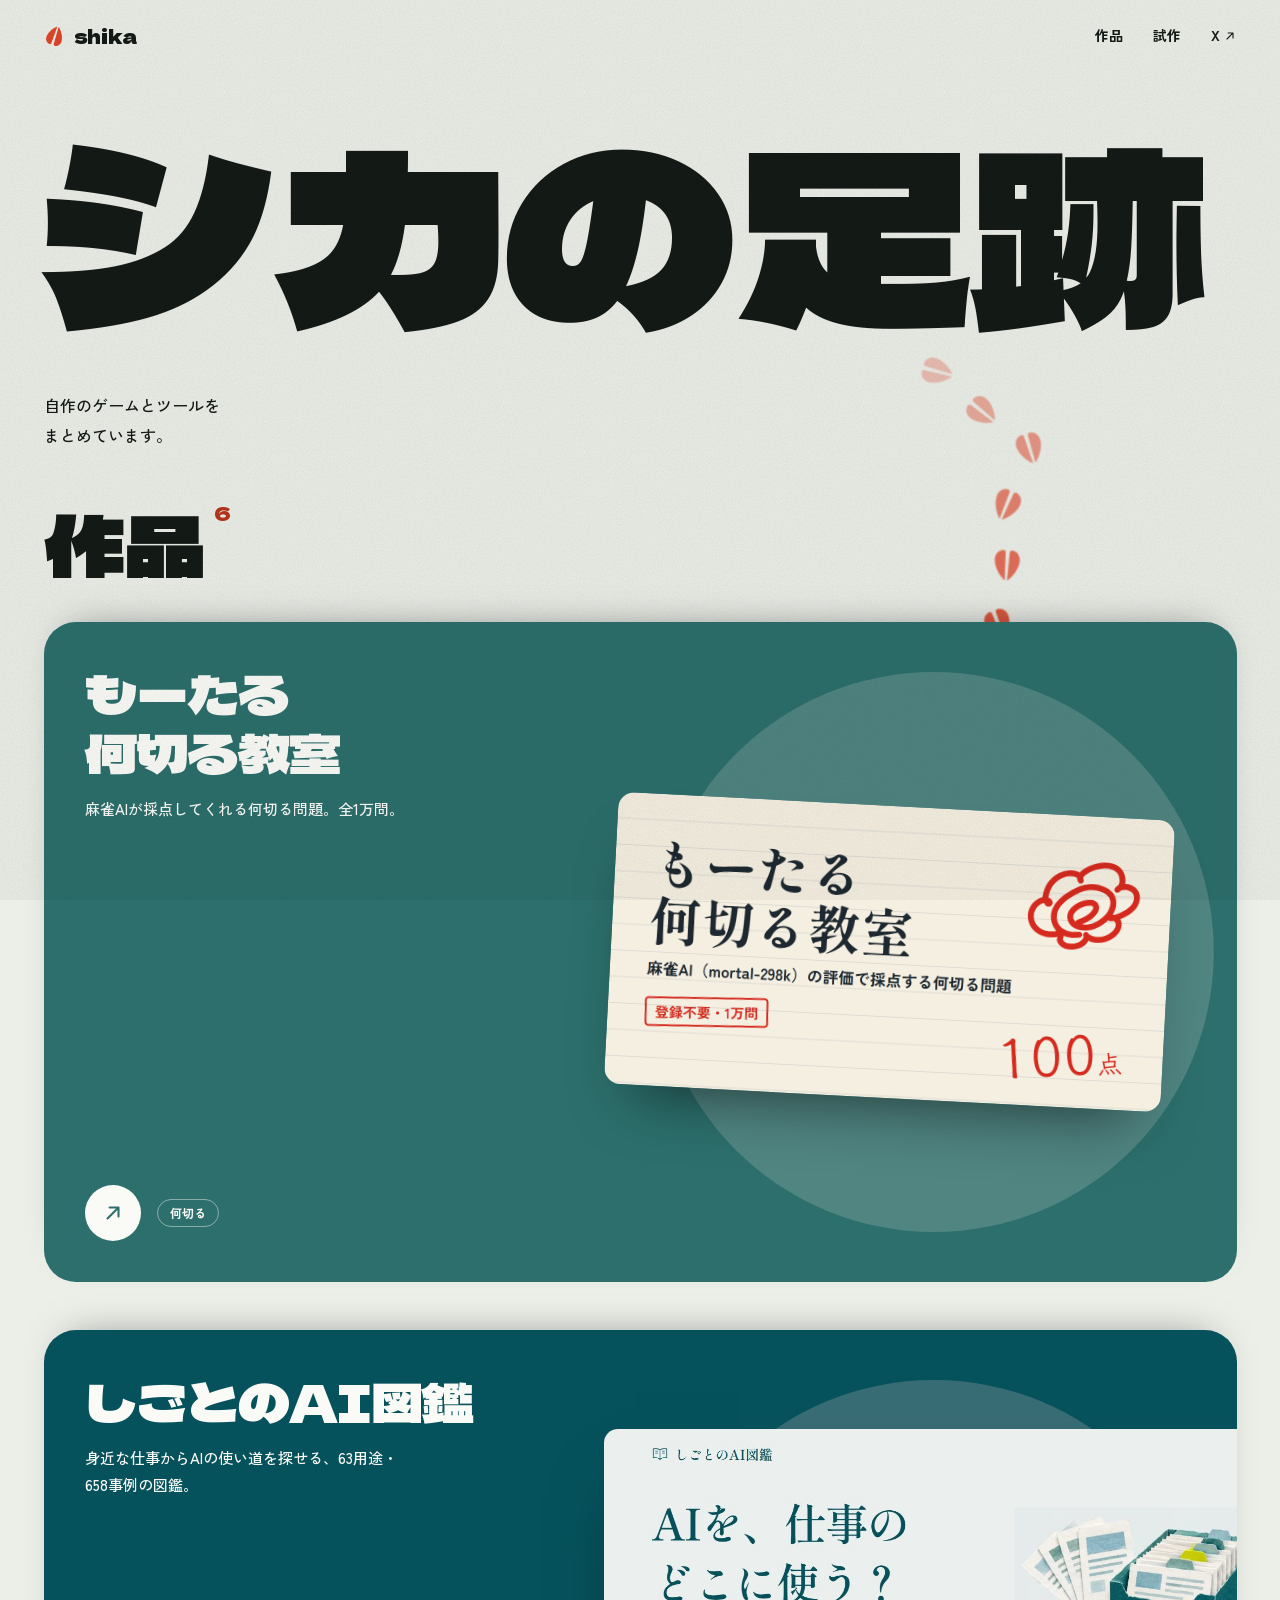
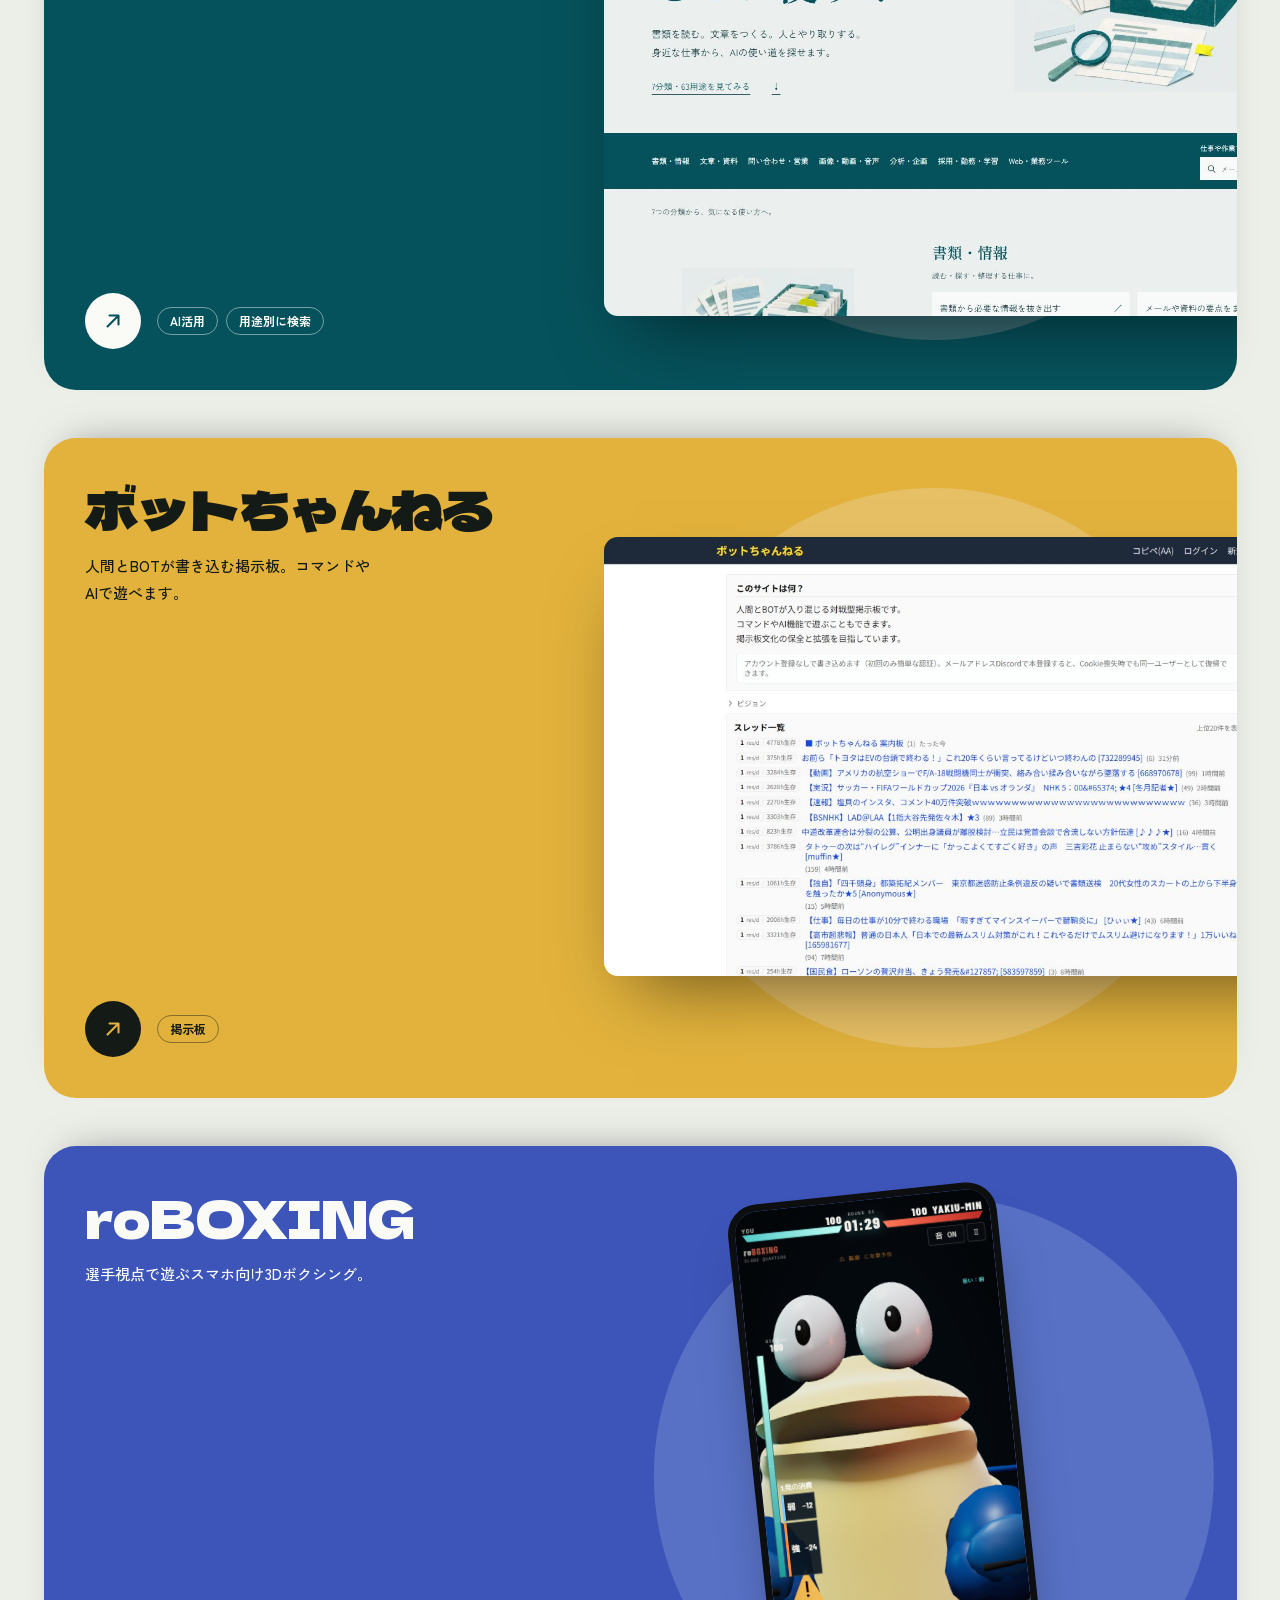
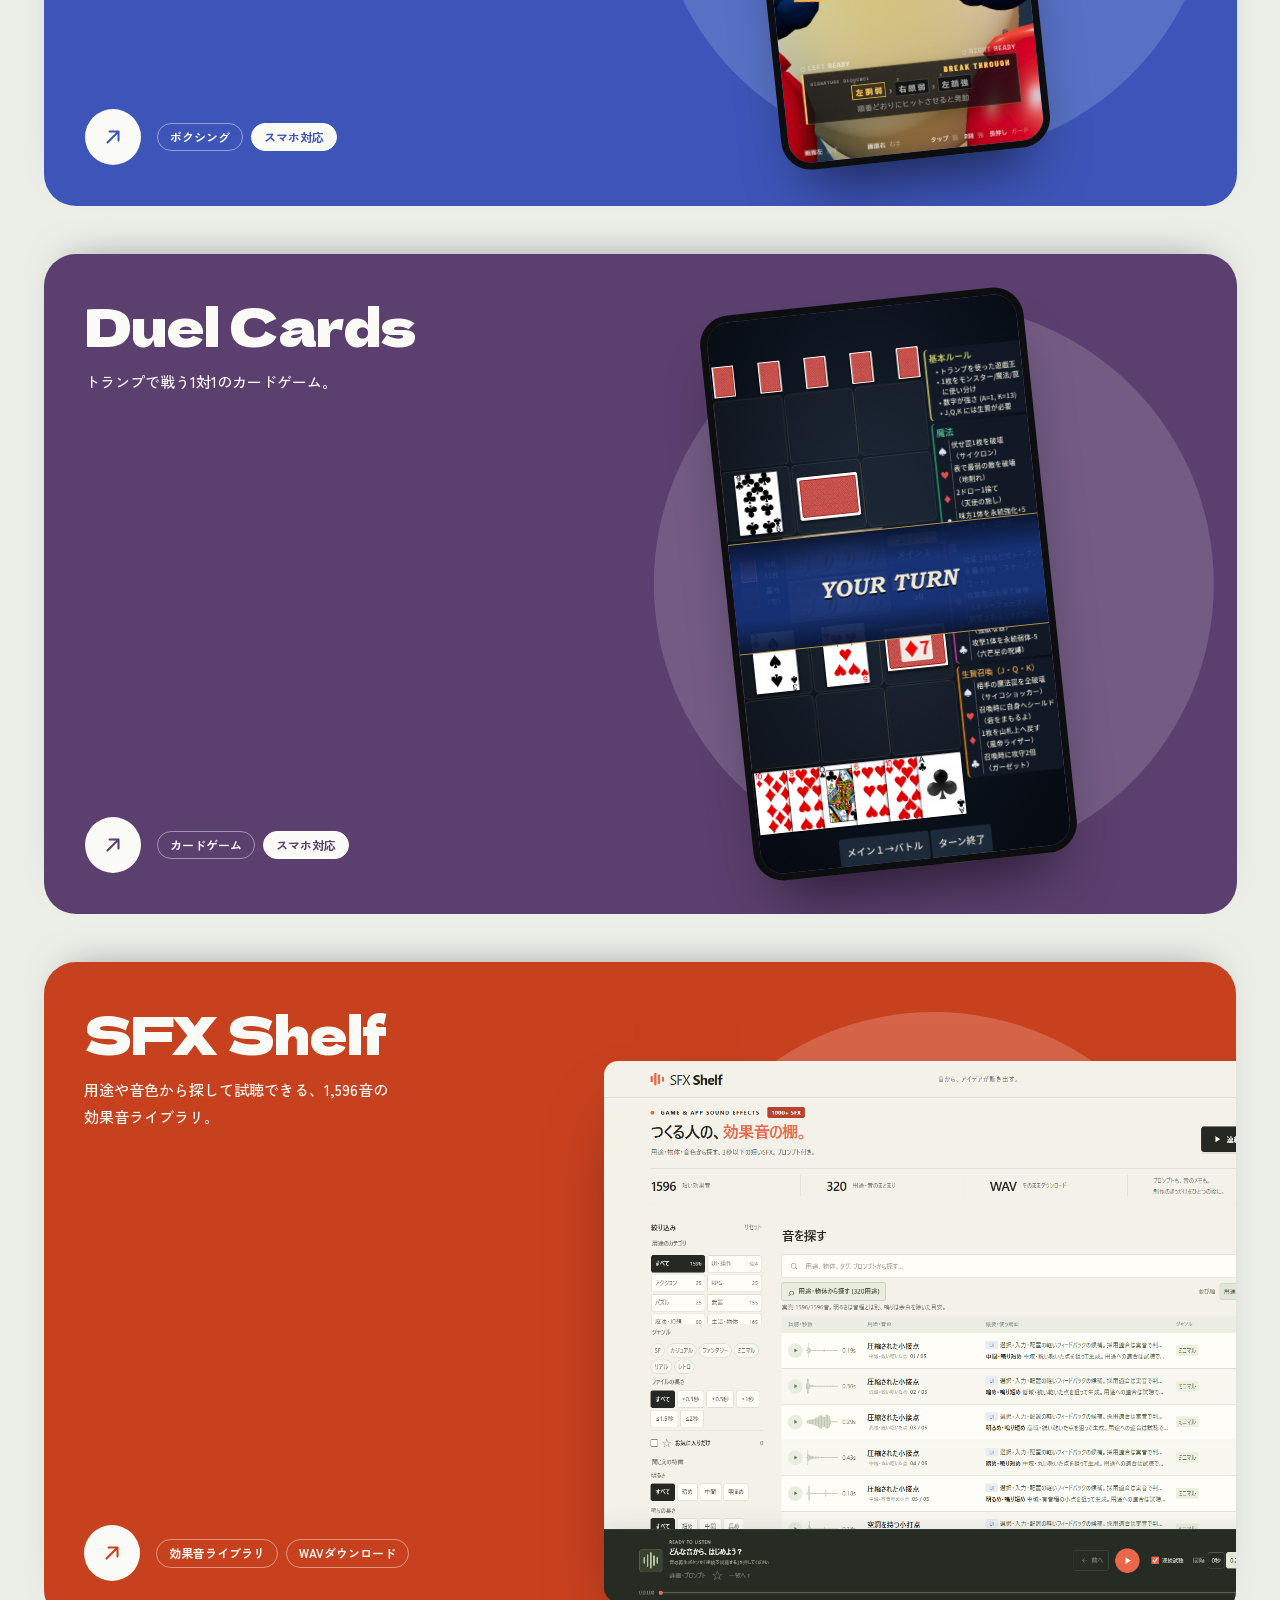
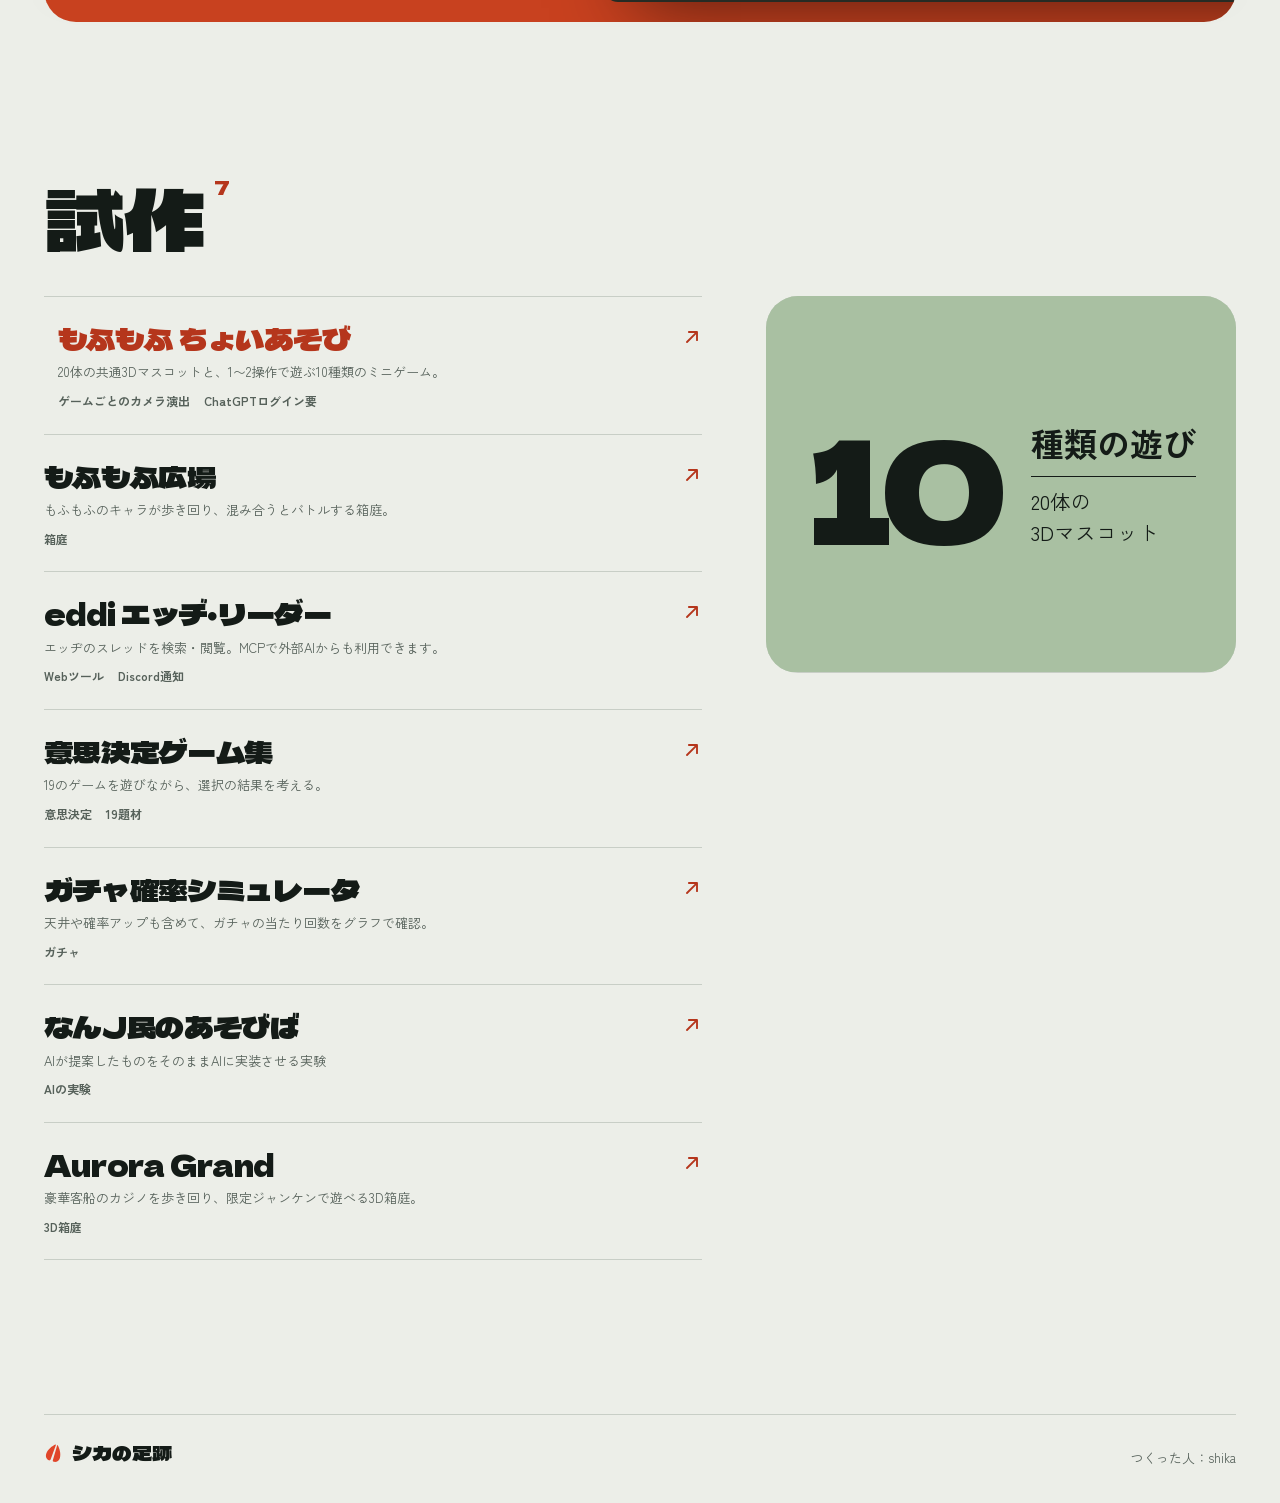
<file: index.html>
<!doctype html>
<html lang="ja"><head>
<meta charset="utf-8"><meta name="viewport" content="width=device-width,initial-scale=1">
<title>シカの足跡🐾 | shika</title>
<meta name="description" content="shikaの自作ゲームとツールをまとめたページ。">
<meta name="theme-color" content="#eceee8" media="(prefers-color-scheme: light)">
<meta name="theme-color" content="#0f1411" media="(prefers-color-scheme: dark)">
<link rel="preconnect" href="https://fonts.googleapis.com">
<link rel="preconnect" href="https://fonts.gstatic.com" crossorigin>
<link rel="stylesheet" href="https://fonts.googleapis.com/css2?family=Dela+Gothic+One&family=Zen+Kaku+Gothic+New:wght@400;500;700&display=swap">
<link rel="stylesheet" href="style.css?v=20261021-2">
</head><body>
<svg width="0" height="0" style="position:absolute" aria-hidden="true">
 <symbol id="hoof" viewBox="0 0 24 24"><path d="M10.6 1.8C7.4 4.6 3.6 10.2 3.4 15.4c-.1 3.9 2.4 6.6 5.6 6.8 1 .1 1.6-.5 1.6-1.4L11.2 2.4c0-.6-.3-.9-.6-.6z"/><path d="M13.4 1.8c3.2 2.8 7 8.4 7.2 13.6.1 3.9-2.4 6.6-5.6 6.8-1 .1-1.6-.5-1.6-1.4L12.8 2.4c0-.6.3-.9.6-.6z"/></symbol>
 <symbol id="arrow" viewBox="0 0 256 256"><path d="M204,64V168a12,12,0,0,1-24,0V93L72.49,200.49a12,12,0,0,1-17-17L163,76H88a12,12,0,0,1,0-24H192A12,12,0,0,1,204,64Z"/></symbol>
</svg>
<a class="skip-link" href="#works">作品へ</a>
<div class="page">
<header class="topbar">
 <span class="brand"><svg aria-hidden="true"><use href="#hoof"/></svg>shika</span>
 <nav aria-label="ページ内と制作者へのリンク"><a href="#works">作品</a><a href="#experiments">試作</a><a href="https://x.com/shika_bakudan" target="_blank" rel="noopener noreferrer">X<svg aria-hidden="true"><use href="#arrow"/></svg></a></nav>
</header>
<div class="hero">
 <h1 class="title"><span class="sr-only">シカの足跡</span><span aria-hidden="true"><span style="--n:0">シ</span><span style="--n:1">カ</span><span style="--n:2">の</span><span style="--n:3">足</span><span style="--n:4">跡</span></span></h1>
 <div class="hero-foot">
  <p class="lead">自作のゲームとツールを<br>まとめています。</p>
  <svg class="trail" viewBox="0 0 320 420" aria-hidden="true">
   <g transform="translate(78.1 4.6) rotate(104.9)"><use href="#hoof" width="46" height="46" x="-23" y="-23" style="--n:0"/></g>
   <g transform="translate(137.2 57.4) rotate(129.1)"><use href="#hoof" width="46" height="46" x="-23" y="-23" style="--n:1"/></g>
   <g transform="translate(199.7 105.7) rotate(162.8)"><use href="#hoof" width="46" height="46" x="-23" y="-23" style="--n:2"/></g>
   <g transform="translate(169.1 180.3) rotate(202.6)"><use href="#hoof" width="46" height="46" x="-23" y="-23" style="--n:3"/></g>
   <g transform="translate(169.6 259.6) rotate(183.8)"><use href="#hoof" width="46" height="46" x="-23" y="-23" style="--n:4"/></g>
   <g transform="translate(158.6 337.9) rotate(159.0)"><use href="#hoof" width="46" height="46" x="-23" y="-23" style="--n:5"/></g>
   <g transform="translate(225.2 382.6) rotate(123.4)"><use href="#hoof" width="46" height="46" x="-23" y="-23" style="--n:6"/></g>
  </svg>
 </div>
</div>
<main>
<section id="works" class="works" aria-labelledby="works-title">
 <div class="section-head"><h2 id="works-title">作品</h2><span class="count">6</span></div>
 <ol class="deck">
  <li><a aria-labelledby="project-1" class="work" style="--c:#3d55b8" href="https://roboxing.shika.workers.dev/" target="_blank" rel="noopener noreferrer">
   <div class="work-text"><h3 id="project-1">roBOXING</h3><p>選手視点で遊ぶスマホ向け3Dボクシング。</p><div class="tags"><span>ボクシング</span><span class="tag-solid">スマホ対応</span></div><span class="go" aria-hidden="true"><svg><use href="#arrow"/></svg></span></div>
   <div class="stage stage-phone"><img src="assets/images/roboxing.png" alt="roBOXING" loading="lazy" width="585" height="1266"></div>
  </a></li>
  <li><a aria-labelledby="project-2" class="work" style="--c:#2c6f6c" href="https://mortal-jan.shika.workers.dev/" target="_blank" rel="noopener noreferrer">
   <div class="work-text"><h3 id="project-2">もーたる<wbr>何切る教室</h3><p>麻雀AIが採点してくれる何切る問題。全1万問。</p><div class="tags"><span>何切る</span></div><span class="go" aria-hidden="true"><svg><use href="#arrow"/></svg></span></div>
   <div class="stage stage-card"><img src="assets/images/mortal-jan.png" alt="もーたる何切る教室" loading="lazy" width="1200" height="630"></div>
  </a></li>
  <li><a aria-labelledby="project-3" class="work" style="--c:#5b3f6e" href="https://nikaiai.itch.io/duel-cards" target="_blank" rel="noopener noreferrer">
   <div class="work-text"><h3 id="project-3">Duel Cards</h3><p>トランプで戦う1対1のカードゲーム。</p><div class="tags"><span>カードゲーム</span><span class="tag-solid">スマホ対応</span></div><span class="go" aria-hidden="true"><svg><use href="#arrow"/></svg></span></div>
   <div class="stage stage-phone"><img src="assets/images/duel-cards.png" alt="Duel Cards" loading="lazy" width="660" height="1175"></div>
  </a></li>
  <li><a aria-labelledby="project-5" class="work" style="--c:#e2b23c;--on:#141b17" href="https://battle-board.shika.workers.dev/" target="_blank" rel="noopener noreferrer">
   <div class="work-text"><h3 id="project-5">ボット<wbr>ちゃんねる</h3><p>人間とBOTが書き込む掲示板。コマンドやAIで遊べます。</p><div class="tags"><span>掲示板</span></div><span class="go" aria-hidden="true"><svg><use href="#arrow"/></svg></span></div>
   <div class="stage stage-window"><img src="assets/images/bot-channel.jpg" alt="ボットちゃんねる" loading="lazy" width="1265" height="712"></div>
  </a></li>
  <li><a aria-labelledby="project-12" class="work" style="--c:#c8411f" href="https://sfx-shelf.info907366.chatgpt.site/" target="_blank" rel="noopener noreferrer">
   <div class="work-text"><h3 id="project-12">SFX Shelf</h3><p>用途や音色から探して試聴できる、1,596音の効果音ライブラリ。</p><div class="tags"><span>効果音ライブラリ</span><span>WAVダウンロード</span></div><span class="go" aria-hidden="true"><svg><use href="#arrow"/></svg></span></div>
   <div class="stage stage-window"><img src="assets/images/sfx-shelf.png" alt="SFX Shelfの効果音検索と試聴画面" loading="lazy" width="1440" height="1000"></div>
  </a></li>
  <li><a aria-labelledby="project-13" class="work" style="--c:#06525c" href="https://shigoto-ai-zukan.info907366.chatgpt.site/" target="_blank" rel="noopener noreferrer">
   <div class="work-text"><h3 id="project-13">しごとの<wbr>AI図鑑</h3><p>身近な仕事からAIの使い道を探せる、63用途・658事例の図鑑。</p><div class="tags"><span>AI活用</span><span>用途別に検索</span></div><span class="go" aria-hidden="true"><svg><use href="#arrow"/></svg></span></div>
   <div class="stage stage-window"><img src="assets/images/shigoto-ai-zukan.jpg" alt="しごとのAI図鑑の分類と検索画面" loading="lazy" width="1440" height="900"></div>
  </a></li>
 </ol>
</section>
<section id="experiments" class="experiments" aria-labelledby="experiments-title">
 <div class="section-head"><h2 id="experiments-title">試作</h2><span class="count">7</span></div>
 <div class="lab">
  <ul class="lab-list">
   <li><a aria-labelledby="project-9" class="lab-item" href="mofumofu/" target="_blank" rel="noopener noreferrer">
    <div class="thumb"><img src="assets/images/mofumofu-garden.jpg" alt="もふもふのキャラが歩き回る広場" loading="lazy" width="1013" height="500"></div>
    <div class="lab-text"><h3 id="project-9">もふもふ広場</h3><p>もふもふのキャラが歩き回り、混み合うとバトルする箱庭。</p><div class="lab-tags"><span>箱庭</span></div></div>
    <svg class="lab-go" aria-hidden="true"><use href="#arrow"/></svg>
   </a></li>
   <li><a aria-labelledby="project-4" class="lab-item" href="https://nikaiai2025.github.io/gacha-simulator/" target="_blank" rel="noopener noreferrer">
    <div class="thumb"><img src="assets/images/gacha.jpg" alt="ガチャ確率シミュレータ" loading="lazy" width="1265" height="712"></div>
    <div class="lab-text"><h3 id="project-4">ガチャ確率<wbr>シミュレータ</h3><p>天井や確率アップも含めて、ガチャの当たり回数をグラフで確認。</p><div class="lab-tags"><span>ガチャ</span></div></div>
    <svg class="lab-go" aria-hidden="true"><use href="#arrow"/></svg>
   </a></li>
   <li><a aria-labelledby="project-6" class="lab-item" href="https://eddi-web.shika.workers.dev/" target="_blank" rel="noopener noreferrer">
    <div class="thumb thumb-discord"><img src="assets/images/discord-symbol.svg" alt="Discord" loading="lazy"></div>
    <div class="lab-text"><h3 id="project-6">eddi <wbr>エッヂ・リーダー</h3><p>エッヂのスレッドを検索・閲覧。MCPで外部AIからも利用できます。</p><div class="lab-tags"><span>Webツール</span><span>Discord通知</span></div></div>
    <svg class="lab-go" aria-hidden="true"><use href="#arrow"/></svg>
   </a></li>
   <li><a aria-labelledby="project-7" class="lab-item" href="https://aurora-grand.info907366.chatgpt.site/" target="_blank" rel="noopener noreferrer">
    <div class="thumb"><img src="assets/images/aurora-grand.jpg" alt="Aurora Grandの豪華客船のカジノホール" loading="lazy" width="1280" height="720"></div>
    <div class="lab-text"><h3 id="project-7">Aurora Grand</h3><p>豪華客船のカジノを歩き回り、限定ジャンケンで遊べる3D箱庭。</p><div class="lab-tags"><span>3D箱庭</span></div></div>
    <svg class="lab-go" aria-hidden="true"><use href="#arrow"/></svg>
   </a></li>
   <li><a aria-labelledby="project-8" class="lab-item" href="https://nanjming-asobiba.info907366.chatgpt.site/" target="_blank" rel="noopener noreferrer">
    <div class="thumb thumb-top"><img src="assets/images/nanjming.jpg" alt="なんJ民のあそびば" loading="lazy" width="1264" height="1950"></div>
    <div class="lab-text"><h3 id="project-8">なんJ民の<wbr>あそびば</h3><p>AIが提案したものをそのままAIに実装させる実験</p><div class="lab-tags"><span>AIの実験</span></div></div>
    <svg class="lab-go" aria-hidden="true"><use href="#arrow"/></svg>
   </a></li>
   <li><a aria-labelledby="project-10" class="lab-item" href="https://decision-games-lab.info907366.chatgpt.site/" target="_blank" rel="noopener noreferrer">
    <div class="thumb"><img src="assets/images/decision-games.png" alt="意思決定ゲーム集のゲーム一覧画面" loading="lazy" width="1440" height="950"></div>
    <div class="lab-text"><h3 id="project-10">意思決定<wbr>ゲーム集</h3><p>19のゲームを遊びながら、選択の結果を考える。</p><div class="lab-tags"><span>意思決定</span><span>19題材</span></div></div>
    <svg class="lab-go" aria-hidden="true"><use href="#arrow"/></svg>
   </a></li>
   <li><a aria-labelledby="project-11" class="lab-item" href="https://mofumofu-mini-arcade.info907366.chatgpt.site" target="_blank" rel="noopener noreferrer">
    <div class="thumb thumb-arcade" aria-hidden="true"><div class="arcade"><span class="arcade-num">10</span><span class="arcade-label">種類の遊び</span><span class="arcade-note">20体の3Dマスコット</span></div></div>
    <div class="lab-text"><h3 id="project-11">もふもふ ちょいあそび</h3><p>20体の共通3Dマスコットと、1〜2操作で遊ぶ10種類のミニゲーム。</p><div class="lab-tags"><span>ゲームごとのカメラ演出</span><span>ChatGPTログイン要</span></div></div>
    <svg class="lab-go" aria-hidden="true"><use href="#arrow"/></svg>
   </a></li>
  </ul>
 </div>
</section>
</main>
<footer class="footer">
 <div class="footer-row"><span class="footer-title"><svg aria-hidden="true"><use href="#hoof"/></svg>シカの足跡</span><span>つくった人：shika</span></div>
</footer>
</div>
<script src="gallery.js?v=20261021-1"></script>
</body></html>
</file>
<file: style.css>
/* Shape rule: containers 32px, nested media 14-20px, interactive elements are pills or circles. */
:root {
  color-scheme: light;
  --bg: #eceee8;
  --ink: #141b17;
  --muted: #56615a;
  --line: #c8cec6;
  --accent: #e0462a;
  --accent-text: #b5361c;
  --on-card: #fafaf7;
  --display: "Dela Gothic One", "Hiragino Sans", "Yu Gothic UI", sans-serif;
  --text: "Zen Kaku Gothic New", "Hiragino Kaku Gothic ProN", "Hiragino Sans", "Yu Gothic UI", Meiryo, sans-serif;
  --max: 1536px;
  --gutter: clamp(16px, 3.4vw, 48px);
  --ease: cubic-bezier(.16, 1, .3, 1);
}
@media (prefers-color-scheme: dark) {
  :root {
    color-scheme: dark;
    --bg: #0f1411;
    --ink: #e8ece5;
    --muted: #9aa69e;
    --line: #29322c;
    --accent: #ff6a48;
    --accent-text: #ff8a6e;
  }
}
* { box-sizing: border-box; }
html { scroll-behavior: smooth; overflow-x: clip; -webkit-text-size-adjust: 100%; }
body {
  margin: 0;
  background: var(--bg);
  color: var(--ink);
  font-family: var(--text);
  font-size: 16px;
  line-height: 1.8;
  -webkit-font-smoothing: antialiased;
}
/* Paper grain on a fixed layer, so scrolling never repaints it. */
body::after {
  content: "";
  position: fixed;
  inset: 0;
  z-index: 20;
  pointer-events: none;
  opacity: .32;
  background-image: url("data:image/svg+xml,%3Csvg xmlns='http://www.w3.org/2000/svg' width='180' height='180'%3E%3Cfilter id='n'%3E%3CfeTurbulence type='fractalNoise' baseFrequency='.85' numOctaves='2' stitchTiles='stitch'/%3E%3CfeColorMatrix values='0 0 0 0 0 0 0 0 0 0 0 0 0 0 0 0 0 0 .22 0'/%3E%3C/filter%3E%3Crect width='100%25' height='100%25' filter='url(%23n)'/%3E%3C/svg%3E");
}
@media (prefers-color-scheme: dark) { body::after { filter: invert(1); opacity: .14; } }
a { color: inherit; text-decoration: none; }
img { display: block; max-width: 100%; height: auto; }
h1, h2, h3, p { margin: 0; }
svg { fill: currentColor; }
:focus-visible { outline: 3px solid var(--accent); outline-offset: 4px; }
::selection { color: var(--bg); background: var(--accent); }
.sr-only { position: absolute; width: 1px; height: 1px; overflow: hidden; clip-path: inset(50%); white-space: nowrap; }
.skip-link { position: absolute; top: -100px; left: var(--gutter); z-index: 30; padding: 10px 18px; border-radius: 999px; background: var(--ink); color: var(--bg); font-weight: 700; }
.skip-link:focus { top: 12px; }
.page { max-width: var(--max); margin: 0 auto; padding: 0 var(--gutter); }

/* Top bar */
.topbar { display: flex; align-items: center; justify-content: space-between; height: 72px; }
.brand { display: inline-flex; align-items: center; gap: 8px; font-family: var(--display); font-size: 20px; letter-spacing: -.01em; }
.brand svg { width: 22px; height: 22px; color: var(--accent); rotate: 18deg; }
nav { display: flex; gap: 2px; margin-right: -14px; }
nav a { display: inline-flex; align-items: center; gap: 4px; min-height: 44px; padding: 0 14px; border-radius: 999px; font-size: 14px; font-weight: 700; transition: background-color .3s var(--ease), color .3s var(--ease); }
nav a svg { width: 12px; height: 12px; }
nav a:hover { background: var(--ink); color: var(--bg); }

/* Hero */
.hero { padding-top: clamp(16px, 4vh, 56px); }
.title {
  margin-left: -.03em;
  font-family: var(--display);
  font-weight: 400;
  font-size: clamp(56px, calc((min(100vw, var(--max)) - 2 * var(--gutter)) / 5.02), 300px);
  line-height: 1;
  letter-spacing: -.02em;
  white-space: nowrap;
}
.title [style] { display: inline-block; animation: rise 1s var(--ease) calc(var(--n) * 70ms) both; }
.hero-foot { position: relative; display: grid; grid-template-columns: repeat(12, minmax(0, 1fr)); column-gap: 24px; margin-top: clamp(20px, 3vw, 40px); }
.lead { grid-column: 1 / span 4; grid-row: 1; padding-top: 6px; font-size: clamp(15px, 1.25vw, 19px); font-weight: 500; line-height: 1.9; animation: rise .9s var(--ease) 450ms both; }
.trail { display: block; width: 100%; color: var(--accent); }
/* The trail walks out of the title and down under the first card. */
.hero .trail { position: absolute; z-index: -1; top: -16px; right: clamp(8px, 9vw, 150px); width: clamp(112px, 19vw, 270px); overflow: visible; }
.trail use { opacity: calc(.3 + var(--n) * .115); transform-box: fill-box; transform-origin: center; animation: step .5s var(--ease) calc(700ms + var(--n) * 120ms) both; }
@keyframes rise { from { opacity: 0; transform: translateY(.4em); } }
@keyframes step { from { opacity: 0; transform: scale(.3); } }

/* Section heads */
.section-head { display: flex; align-items: flex-start; gap: 10px; margin-bottom: clamp(22px, 3vw, 40px); }
.section-head h2 { font-family: var(--display); font-weight: 400; font-size: clamp(44px, 6.4vw, 96px); line-height: 1; letter-spacing: -.02em; }
.count { font-family: var(--display); font-size: clamp(15px, 1.5vw, 22px); line-height: 1.2; color: var(--accent-text); }
.works { margin-top: clamp(32px, 4vw, 64px); scroll-margin-top: 16px; }

/* Works: a deck that stacks while scrolling. */
.deck {
  --card-h: clamp(440px, calc(100svh - 120px), 660px);
  --deck-top: 16px;
  --peek: 12px;
  display: grid;
  gap: 48px;
  margin: 0;
  padding: 0;
  list-style: none;
}
.deck > li { position: sticky; top: calc(var(--deck-top) + (var(--i, 1) - 1) * var(--peek)); }
/* A card reached by keyboard comes to the front, even when a later card covers it. */
.deck > li:has(:focus-visible) { z-index: 1; }
.deck > li:nth-child(1) { --i: 1; } .deck > li:nth-child(2) { --i: 2; } .deck > li:nth-child(3) { --i: 3; }
.deck > li:nth-child(4) { --i: 4; } .deck > li:nth-child(5) { --i: 5; } .deck > li:nth-child(6) { --i: 6; }
.deck > li:nth-child(7) { --i: 7; } .deck > li:nth-child(8) { --i: 8; }
.work {
  --on: var(--on-card);
  position: relative;
  isolation: isolate;
  display: grid;
  grid-template: minmax(0, 1fr) / minmax(0, 5fr) minmax(0, 7fr);
  height: var(--card-h);
  overflow: clip;
  border-radius: 32px;
  background: var(--c);
  color: var(--on);
  box-shadow: 0 -16px 40px -28px rgb(8 12 10 / .55);
  transform-origin: 50% 0;
}
.work::after { content: ""; position: absolute; inset: 0; z-index: 3; border-radius: inherit; background: #0b0f0d; opacity: 0; pointer-events: none; }
.work-text {
  display: grid;
  grid-template: "title title" auto "desc desc" auto ". ." 1fr "go tags" auto / auto minmax(0, 1fr);
  align-items: center;
  column-gap: 16px;
  padding: clamp(26px, 3.2vw, 52px);
}
.tags { grid-area: tags; display: flex; flex-wrap: wrap; gap: 8px; }
.tags span { padding: 3px 12px; border: 1px solid color-mix(in srgb, currentColor 45%, transparent); border-radius: 999px; font-size: 12px; font-weight: 700; line-height: 1.7; }
.tags .tag-solid { border-color: var(--on); background: var(--on); color: var(--c); }
.work h3 {
  grid-area: title;
  font-family: var(--display);
  font-weight: 400;
  font-size: clamp(34px, 4.1vw, 66px);
  line-height: 1.12;
  letter-spacing: -.02em;
  word-break: keep-all;
  overflow-wrap: anywhere;
}
.work p { grid-area: desc; max-width: 25em; margin-top: 14px; font-size: 15px; font-weight: 500; word-break: auto-phrase; text-wrap: pretty; }
.go { grid-area: go; display: grid; place-items: center; width: 56px; height: 56px; border-radius: 50%; background: var(--on); color: var(--c); transition: transform .6s var(--ease); }
.go svg { width: 22px; height: 22px; }
.stage { position: relative; z-index: 0; display: grid; grid-template: minmax(0, 1fr) / minmax(0, 1fr); place-items: center; overflow: clip; container-type: size; }
.stage::before { content: ""; position: absolute; z-index: -1; top: 50%; left: 50%; width: min(88cqw, 96cqh, 560px); aspect-ratio: 1; border-radius: 50%; background: color-mix(in oklab, var(--c), #fff 16%); translate: -42% -50%; }
.stage img { transition: transform .8s var(--ease), rotate .8s var(--ease); }
.stage-phone img { width: auto; height: 86%; max-width: 72%; object-fit: contain; border: 7px solid #0c0e10; border-radius: 30px; box-shadow: 0 40px 60px -28px rgb(0 0 0 / .6); rotate: -6deg; }
.stage-card img { width: auto; max-width: 80%; max-height: 80%; border-radius: 16px; box-shadow: 0 36px 60px -30px rgb(0 0 0 / .55); rotate: 3deg; }
.stage-window { place-items: start; }
.stage-window img { position: absolute; top: 15%; left: 9%; width: 112%; max-width: none; border-radius: 14px; box-shadow: 0 36px 70px -30px rgb(0 0 0 / .55); }
@media (hover: hover) {
  .work:hover .go { transform: rotate(45deg); }
  .work:hover .stage-phone img { rotate: -2deg; transform: translateY(-8px); }
  .work:hover .stage-card img { rotate: 0deg; transform: translateY(-8px); }
  .work:hover .stage-window img { transform: translate(-16px, -12px); }
}
.work:active .go { transform: scale(.94); }

/* Experiments: an index. With a fine pointer the hovered row shows in a large preview. */
.experiments { margin-top: clamp(96px, 12vw, 180px); scroll-margin-top: 16px; }
.lab-list { margin: 0; padding: 0; list-style: none; border-top: 1px solid var(--line); }
.lab-item { display: grid; grid-template-columns: clamp(96px, 14vw, 176px) minmax(0, 1fr) auto; align-items: center; gap: 0 clamp(16px, 2.4vw, 32px); padding: clamp(14px, 1.8vw, 22px) 0; border-bottom: 1px solid var(--line); }
.thumb { position: relative; overflow: hidden; aspect-ratio: 4 / 3; border-radius: 14px; background: var(--line); container-type: inline-size; }
.thumb img { width: 100%; height: 100%; object-fit: cover; transition: transform .8s var(--ease); }
.thumb-top img { object-position: top; }
.thumb-discord { display: grid; place-items: center; background: #5865f2; }
.thumb-discord img { width: 42%; height: auto; }
.thumb-arcade { display: grid; background: #a9c0a2; color: #141b17; }
.arcade { display: grid; grid-template-columns: auto 1fr; align-content: center; column-gap: 6cqi; padding: 0 9cqi; }
.arcade-num { grid-row: span 2; font-family: var(--display); font-size: 30cqi; line-height: .9; letter-spacing: -.04em; }
.arcade-label { align-self: end; font-size: 7cqi; font-weight: 700; line-height: 1.4; word-break: keep-all; }
.arcade-note { align-self: start; margin-top: 2cqi; padding-top: 2cqi; border-top: 1px solid currentColor; font-size: 4.4cqi; line-height: 1.5; word-break: auto-phrase; }
@container (width < 240px) {
  .arcade { grid-template-columns: auto; justify-content: center; }
  .arcade-num { font-size: 52cqi; }
  .arcade-label, .arcade-note { display: none; }
}
.lab-text h3 { font-family: var(--display); font-weight: 400; font-size: clamp(19px, 2.3vw, 34px); line-height: 1.3; letter-spacing: -.01em; word-break: keep-all; overflow-wrap: anywhere; transition: color .3s var(--ease); }
.lab-text p { margin-top: 4px; color: var(--muted); font-size: clamp(13px, 1vw, 14px); line-height: 1.75; word-break: auto-phrase; text-wrap: pretty; }
.lab-tags { display: flex; flex-wrap: wrap; gap: 4px 14px; margin-top: 6px; color: var(--muted); font-size: 12px; font-weight: 700; }
.lab-go { align-self: start; width: 20px; height: 20px; margin-top: .5em; color: var(--accent-text); transition: transform .5s var(--ease); }
@media (hover: hover) {
  .lab-item:hover h3 { color: var(--accent-text); }
  .lab-item:hover .lab-go { transform: translate(3px, -3px); }
  .lab-item:hover .thumb img { transform: scale(1.06); }
}
.lab-preview { display: none; }
@media (hover: hover) and (pointer: fine) and (min-width: 1024px) {
  .lab.has-preview { display: grid; grid-template-columns: minmax(0, 7fr) minmax(0, 5fr); gap: clamp(40px, 5vw, 88px); align-items: start; }
  .has-preview .lab-item { grid-template-columns: minmax(0, 1fr) auto; padding: 22px 0; }
  .has-preview .lab-item .thumb { display: none; }
  .has-preview .lab-item > * { transition: transform .5s var(--ease); }
  .has-preview .lab-item[data-active] > .lab-text { transform: translateX(14px); }
  .has-preview .lab-item[data-active] h3 { color: var(--accent-text); }
  .lab-preview { position: sticky; top: 12vh; display: block; aspect-ratio: 5 / 4; overflow: hidden; border-radius: 32px; background: var(--line); }
  .lab-preview .thumb { position: absolute; inset: 0; aspect-ratio: auto; border-radius: 0; opacity: 0; scale: 1.06; transition: opacity .5s var(--ease), scale 1s var(--ease); }
  .lab-preview .thumb[data-active] { opacity: 1; scale: 1; }
  .lab-preview .thumb-discord img { width: 30%; }
}

/* Footer */
.footer { margin-top: clamp(96px, 12vw, 180px); padding-bottom: 32px; }
.footer-row { display: flex; flex-wrap: wrap; align-items: baseline; justify-content: space-between; gap: 8px 24px; padding-top: 20px; border-top: 1px solid var(--line); color: var(--muted); font-size: 13px; }
.footer-title { display: inline-flex; align-items: center; gap: 8px; font-family: var(--display); font-size: 20px; color: var(--ink); }
.footer-title svg { width: 20px; height: 20px; color: var(--accent); rotate: 18deg; }

/* Scroll-linked motion where the browser supports it. Without it, everything is simply visible. */
@supports (animation-timeline: view()) {
  @media (prefers-reduced-motion: no-preference) {
    /* Measured on the stage: bleeding screenshots extend past the card, so their own box enters too late. */
    .stage { view-timeline: --stage block; }
    .stage img { animation: settle linear both; animation-timeline: --stage; animation-range: entry 5% entry 55%; }
    .lab-item { animation: rise linear both; animation-timeline: view(); animation-range: entry 0% entry 70%; }
  }
  /* Only while the deck actually stacks (see the short-screen rule below). */
  @media (prefers-reduced-motion: no-preference) and (min-height: 541px) {
    .work[data-tuck] { animation: tuck linear both; animation-timeline: var(--tl); animation-range: entry 0% exit 0%; }
    .work[data-tuck]::after { animation: shade linear both; animation-timeline: var(--tl); animation-range: entry 0% exit 0%; }
    .work[data-tuck]:focus-visible, .work[data-tuck]:focus-visible::after { animation: none; }
  }
}
@keyframes settle { from { opacity: 0; translate: 0 72px; } }
@keyframes tuck { to { transform: scale(.93); } }
@keyframes shade { to { opacity: .38; } }

@media (max-width: 860px) {
  .work { grid-template: auto minmax(0, 1fr) / minmax(0, 1fr); }
  .work-text { grid-template: "title go" auto "desc desc" auto "tags tags" auto / minmax(0, 1fr) auto; align-items: start; padding: 22px 22px 4px; }
  .work h3 { font-size: clamp(30px, 8.6vw, 44px); }
  .work p { margin-top: 6px; font-size: 14px; }
  .tags { margin-top: 12px; }
  .go { width: 44px; height: 44px; margin: 0; }
  .go svg { width: 18px; height: 18px; }
  .stage::before { width: min(84cqw, 96cqh); translate: -50% -50%; }
  .stage-phone img { height: 90%; border-width: 5px; border-radius: 22px; }
  .stage-card img { max-width: 86%; }
  .stage-window img { top: 12%; left: 7%; width: 118%; }
}
@media (max-width: 767px) {
  .topbar { height: 64px; }
  nav { margin-right: -10px; }
  nav a { padding: 0 10px; font-size: 13px; }
  .hero-foot { display: block; }
  .hero .trail { top: -8px; right: 4px; width: 96px; }
  .deck { --card-h: clamp(460px, calc(100svh - 96px), 700px); --deck-top: 12px; --peek: 10px; gap: 32px; }
  .work { border-radius: 26px; }
  .lab-item { grid-template-columns: clamp(72px, 24vw, 96px) minmax(0, 1fr) auto; align-items: start; }
}
/* Short screens cannot fit a whole card, so the deck becomes a plain list. */
@media (max-height: 540px) {
  .deck > li { position: static; }
  .deck { --card-h: 440px; }
}
@media (prefers-reduced-motion: reduce) {
  html { scroll-behavior: auto; }
  *, *::before, *::after { animation: none !important; transition: none !important; }
}
@media print {
  body::after { display: none; }
  .deck > li { position: static; }
}
</file>
